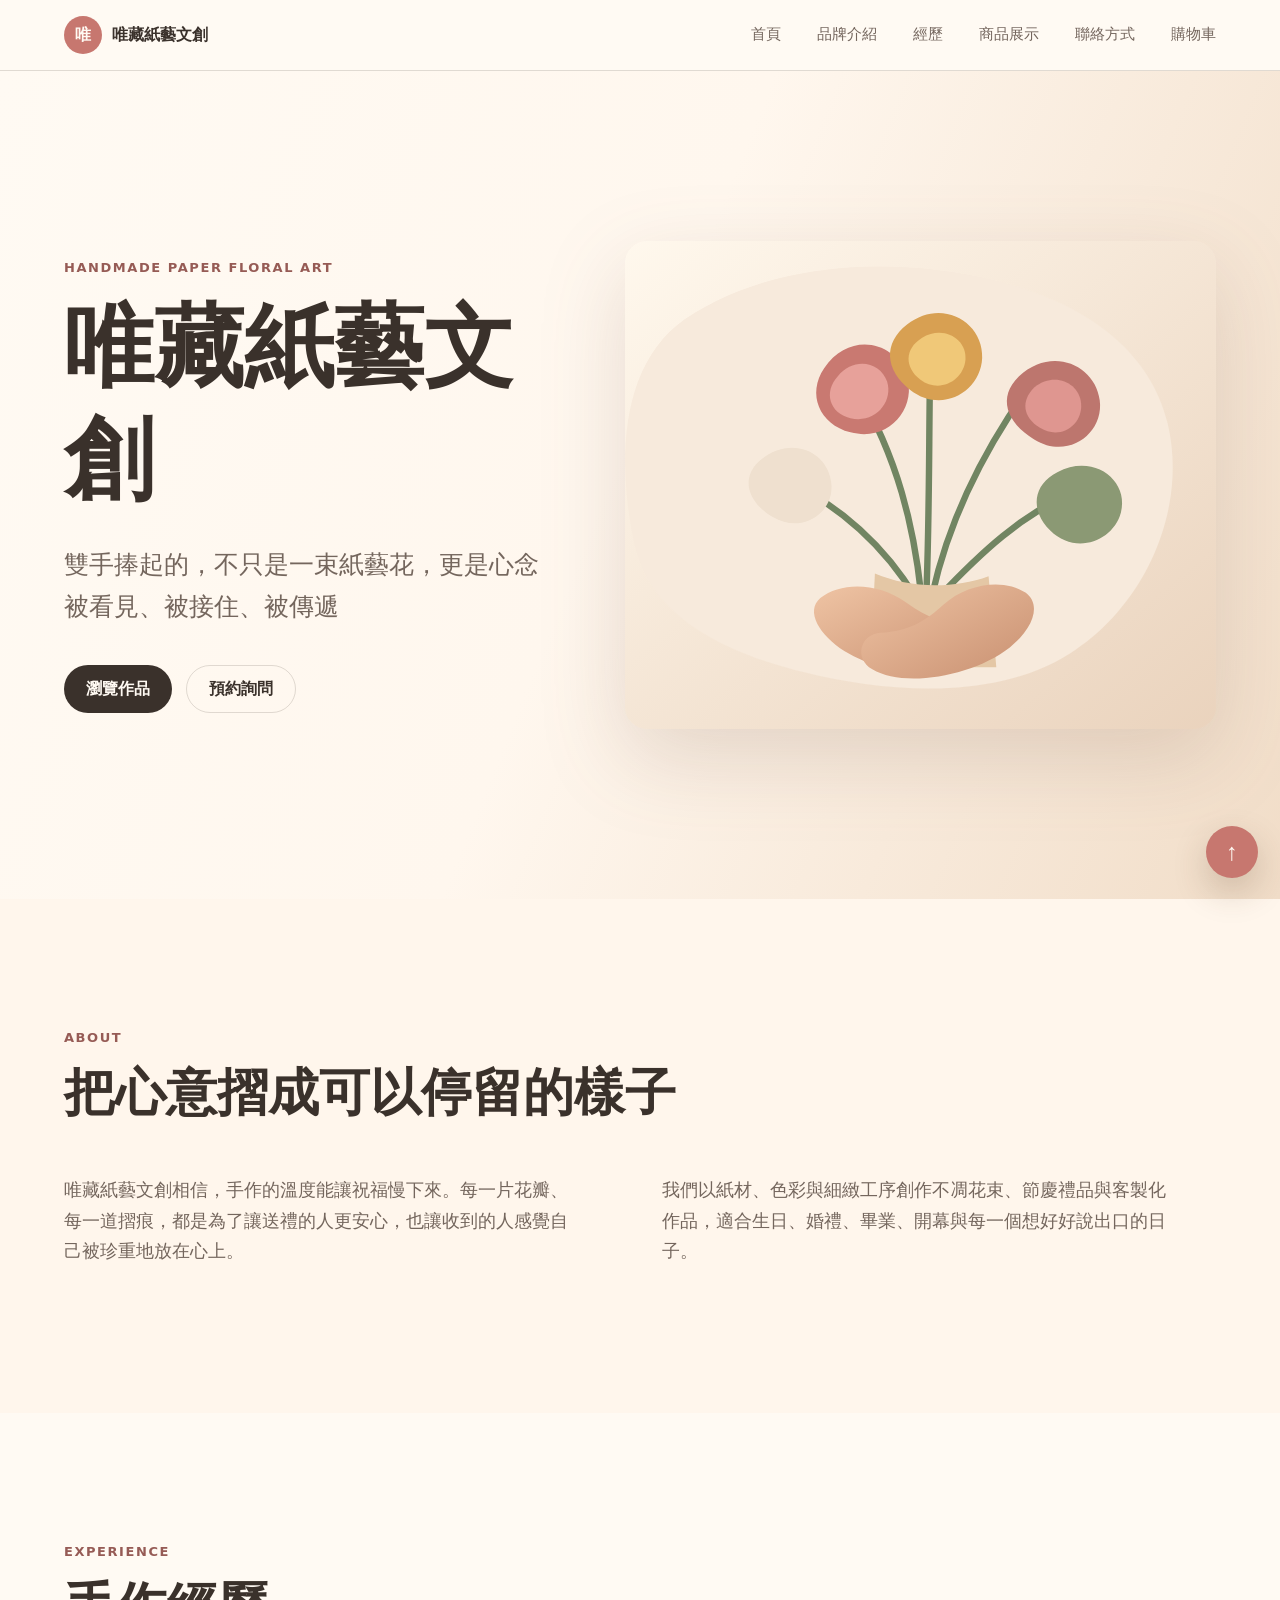
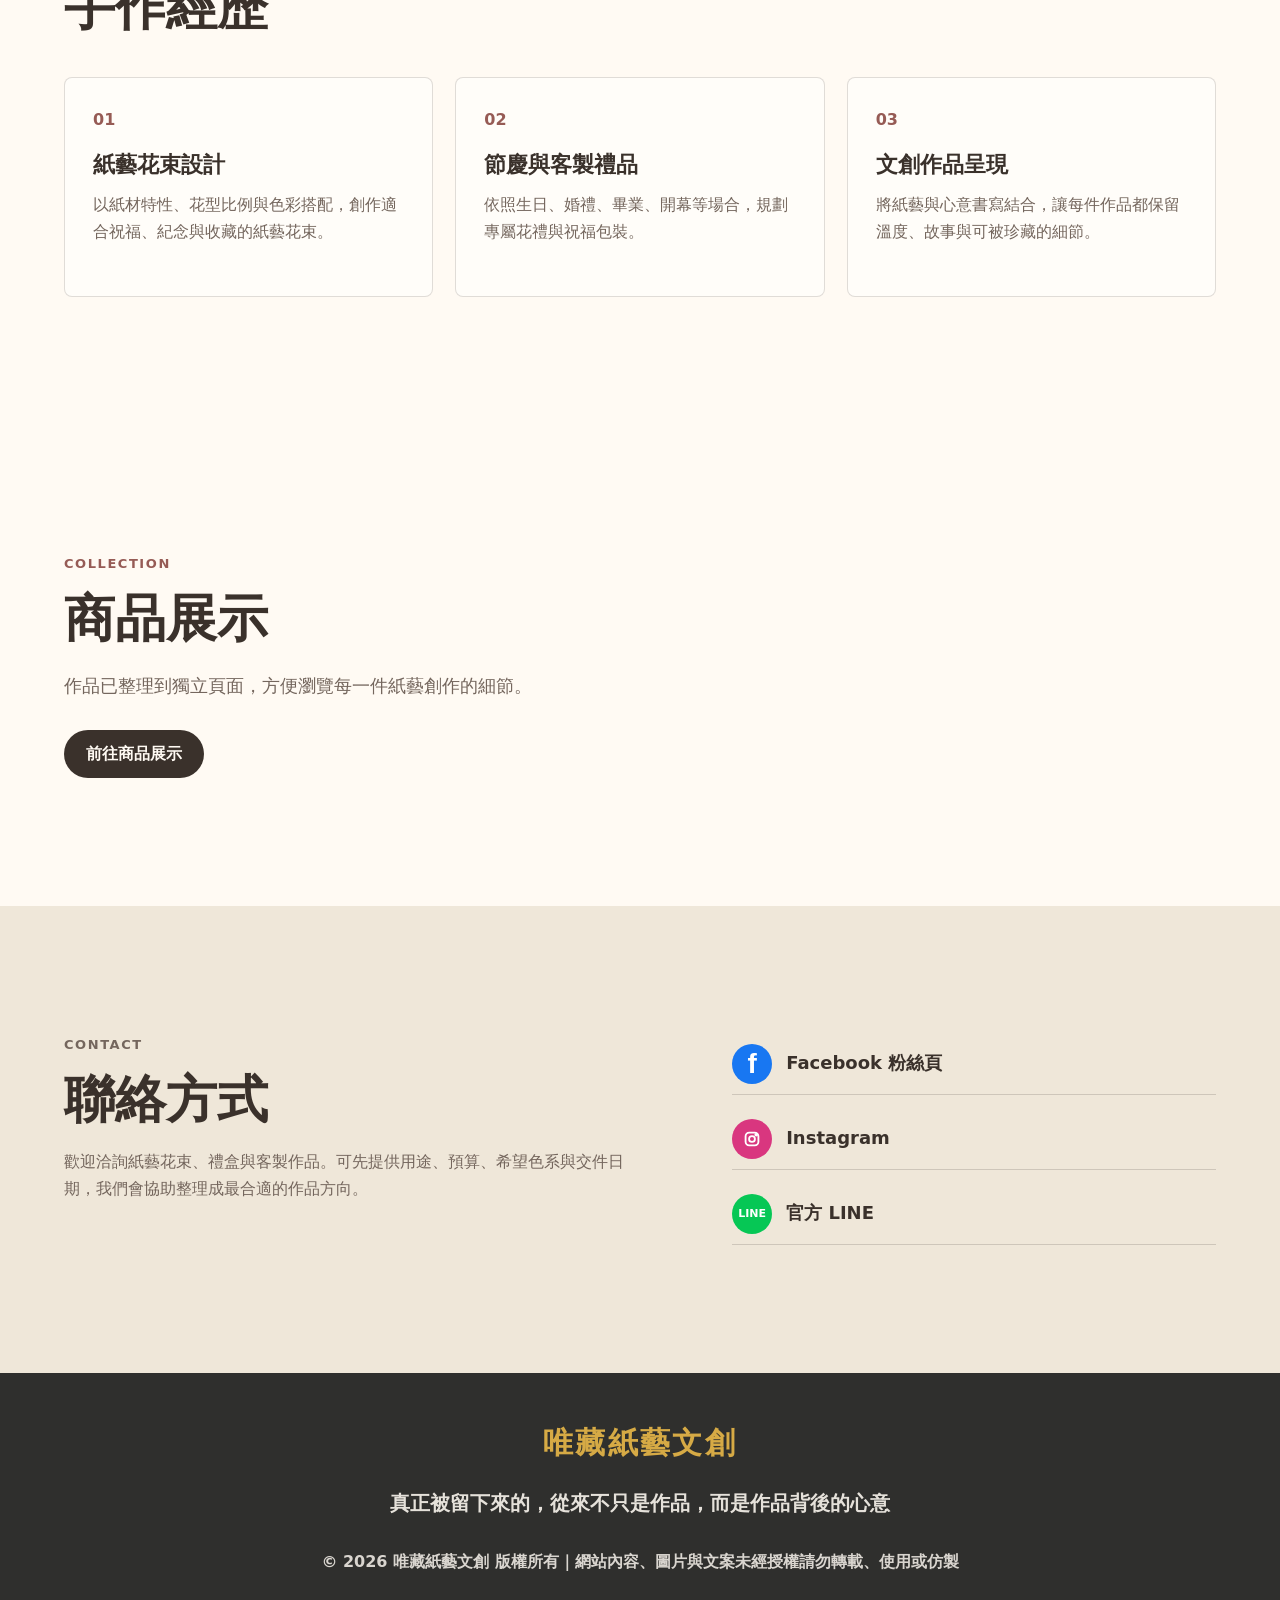
<file: index.html>
<!doctype html>
<html lang="zh-Hant">
  <head>
    <meta charset="utf-8" />
    <meta name="viewport" content="width=device-width, initial-scale=1" />
    <meta name="description" content="唯藏紙藝文創以手作紙藝花承接心意，讓每一份祝福被看見、被接住、被傳遞" />
    <title>唯藏紙藝文創</title>
    <link rel="stylesheet" href="./styles.css" />
  </head>
  <body>
    <header class="site-header">
      <a class="brand" href="#home"><span class="brand-mark">唯</span><span>唯藏紙藝文創</span></a>
      <nav class="site-nav" aria-label="主要導覽">
        <a href="./index.html#home">首頁</a>
        <a href="./index.html#about">品牌介紹</a>
        <a href="./index.html#experience">經歷</a>
        <a href="./products.html">商品展示</a>
        <a href="./index.html#contact">聯絡方式</a>
        <a href="./cart.html">購物車</a>
      </nav>
    </header>
    <main id="home">
      <section class="hero">
        <div class="hero-copy">
          <p class="eyebrow">Handmade Paper Floral Art</p>
          <h1>唯藏紙藝文創</h1>
          <p class="lead">雙手捧起的，不只是一束紙藝花，更是心念<br />被看見、被接住、被傳遞</p>
          <div class="actions"><a class="button primary" href="./products.html">瀏覽作品</a><a class="button secondary" href="#contact">預約詢問</a></div>
        </div>
        <img class="hero-image" src="./assets/hero-paper-flowers.svg" alt="雙手捧著暖色紙藝花束" />
      </section>
      <section class="section about" id="about">
        <p class="eyebrow">About</p>
        <h2>把心意摺成可以停留的樣子</h2>
        <div class="two-column">
          <p>唯藏紙藝文創相信，手作的溫度能讓祝福慢下來。每一片花瓣、每一道摺痕，都是為了讓送禮的人更安心，也讓收到的人感覺自己被珍重地放在心上。</p>
          <p>我們以紙材、色彩與細緻工序創作不凋花束、節慶禮品與客製化作品，適合生日、婚禮、畢業、開幕與每一個想好好說出口的日子。</p>
        </div>
      </section>

      <section class="section experience" id="experience">
        <p class="eyebrow">Experience</p>
        <h2>手作經歷</h2>
        <div class="experience-list">
          <article>
            <span>01</span>
            <h3>紙藝花束設計</h3>
            <p>以紙材特性、花型比例與色彩搭配，創作適合祝福、紀念與收藏的紙藝花束。</p>
          </article>
          <article>
            <span>02</span>
            <h3>節慶與客製禮品</h3>
            <p>依照生日、婚禮、畢業、開幕等場合，規劃專屬花禮與祝福包裝。</p>
          </article>
          <article>
            <span>03</span>
            <h3>文創作品呈現</h3>
            <p>將紙藝與心意書寫結合，讓每件作品都保留溫度、故事與可被珍藏的細節。</p>
          </article>
        </div>
      </section>
      <section class="section product-preview">
        <p class="eyebrow">Collection</p>
        <h2>商品展示</h2>
        <p class="preview-text">作品已整理到獨立頁面，方便瀏覽每一件紙藝創作的細節。</p>
        <a class="button primary" href="./products.html">前往商品展示</a>
      </section>
      <section class="section contact" id="contact">
        <div><p class="eyebrow">Contact</p><h2>聯絡方式</h2><p>歡迎洽詢紙藝花束、禮盒與客製作品。可先提供用途、預算、希望色系與交件日期，我們會協助整理成最合適的作品方向。</p></div>
        <address class="social-contact">
          <a class="social-link facebook" href="https://www.facebook.com/profile.php?id=61583319916991" target="_blank" rel="noreferrer" aria-label="Facebook 粉絲頁">
            <span class="social-icon" aria-hidden="true">f</span>
            <span>Facebook 粉絲頁</span>
          </a>
          <a class="social-link instagram" href="https://www.instagram.com/wz7772025/" target="_blank" rel="noreferrer" aria-label="Instagram">
            <span class="social-icon" aria-hidden="true">
              <svg viewBox="0 0 24 24" focusable="false"><rect x="5" y="5" width="14" height="14" rx="4"></rect><circle cx="12" cy="12" r="3.2"></circle><circle cx="16.6" cy="7.4" r="1"></circle></svg>
            </span>
            <span>Instagram</span>
          </a>
          <a class="social-link line" href="https://manager.line.biz/account/@893ixusa" target="_blank" rel="noreferrer" aria-label="官方 LINE">
            <span class="social-icon" aria-hidden="true">LINE</span>
            <span>官方 LINE</span>
          </a>
        </address>
      </section>
    </main>
    <footer class="site-footer">
      <p class="footer-brand">唯藏紙藝文創</p>
      <p class="footer-line">真正被留下來的，從來不只是作品，而是作品背後的心意</p>
      <p class="footer-copyright">© 2026 唯藏紙藝文創 版權所有｜網站內容、圖片與文案未經授權請勿轉載、使用或仿製</p>
    </footer>
    <button class="back-to-top" type="button" aria-label="回到置頂" data-back-to-top>↑</button>
    <script src="./script.js"></script>
  </body>
</html>
</file>
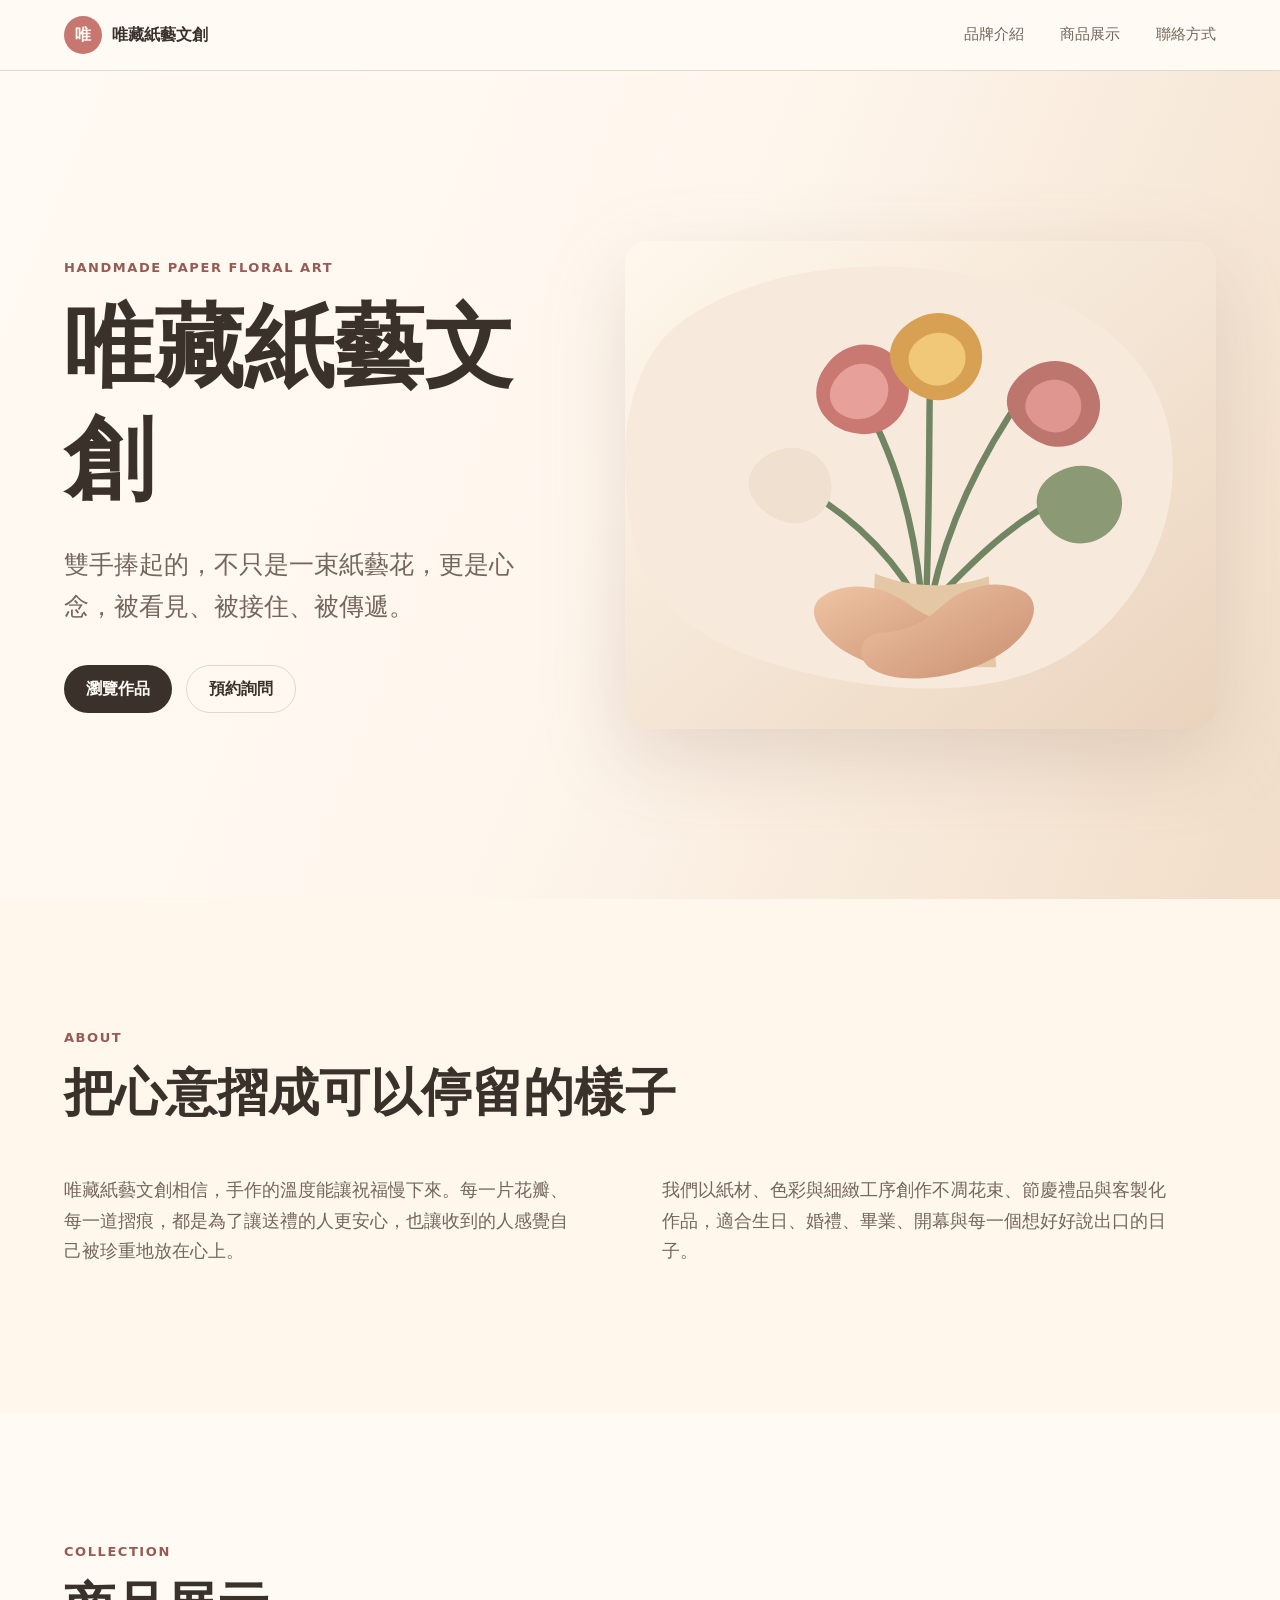
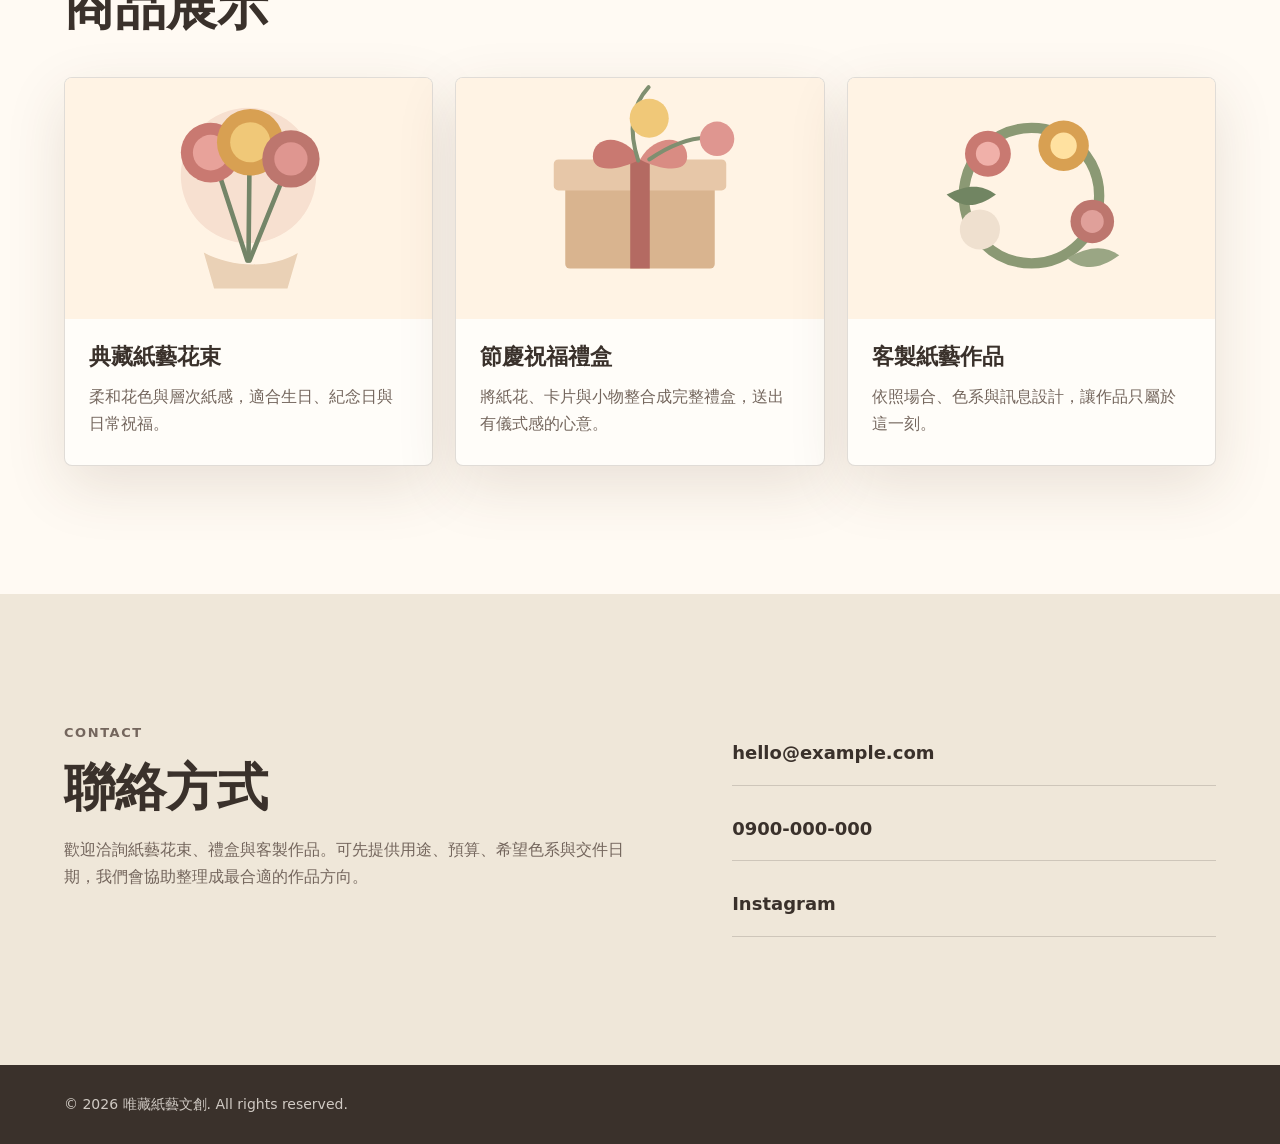
<file: frontend/index.html>
<!doctype html>
<html lang="zh-Hant">
  <head>
    <meta charset="utf-8" />
    <meta name="viewport" content="width=device-width, initial-scale=1" />
    <meta name="description" content="唯藏紙藝文創以手作紙藝花承接心意，讓每一份祝福被看見、被接住、被傳遞。" />
    <title>唯藏紙藝文創</title>
    <link rel="stylesheet" href="./styles.css" />
  </head>
  <body>
    <header class="site-header">
      <a class="brand" href="#home"><span class="brand-mark">唯</span><span>唯藏紙藝文創</span></a>
      <nav class="site-nav" aria-label="主要導覽">
        <a href="#about">品牌介紹</a>
        <a href="#products">商品展示</a>
        <a href="#contact">聯絡方式</a>
      </nav>
    </header>
    <main id="home">
      <section class="hero">
        <div class="hero-copy">
          <p class="eyebrow">Handmade Paper Floral Art</p>
          <h1>唯藏紙藝文創</h1>
          <p class="lead">雙手捧起的，不只是一束紙藝花，更是心念，被看見、被接住、被傳遞。</p>
          <div class="actions"><a class="button primary" href="#products">瀏覽作品</a><a class="button secondary" href="#contact">預約詢問</a></div>
        </div>
        <img class="hero-image" src="./assets/hero-paper-flowers.svg" alt="雙手捧著暖色紙藝花束" />
      </section>
      <section class="section about" id="about">
        <p class="eyebrow">About</p>
        <h2>把心意摺成可以停留的樣子</h2>
        <div class="two-column">
          <p>唯藏紙藝文創相信，手作的溫度能讓祝福慢下來。每一片花瓣、每一道摺痕，都是為了讓送禮的人更安心，也讓收到的人感覺自己被珍重地放在心上。</p>
          <p>我們以紙材、色彩與細緻工序創作不凋花束、節慶禮品與客製化作品，適合生日、婚禮、畢業、開幕與每一個想好好說出口的日子。</p>
        </div>
      </section>
      <section class="section products" id="products">
        <p class="eyebrow">Collection</p>
        <h2>商品展示</h2>
        <div class="product-grid">
          <article class="product-card"><img src="./assets/product-bouquet.svg" alt="典藏紙藝花束" /><h3>典藏紙藝花束</h3><p>柔和花色與層次紙感，適合生日、紀念日與日常祝福。</p></article>
          <article class="product-card"><img src="./assets/product-gift.svg" alt="節慶祝福禮盒" /><h3>節慶祝福禮盒</h3><p>將紙花、卡片與小物整合成完整禮盒，送出有儀式感的心意。</p></article>
          <article class="product-card"><img src="./assets/product-custom.svg" alt="客製紙藝作品" /><h3>客製紙藝作品</h3><p>依照場合、色系與訊息設計，讓作品只屬於這一刻。</p></article>
        </div>
      </section>
      <section class="section contact" id="contact">
        <div><p class="eyebrow">Contact</p><h2>聯絡方式</h2><p>歡迎洽詢紙藝花束、禮盒與客製作品。可先提供用途、預算、希望色系與交件日期，我們會協助整理成最合適的作品方向。</p></div>
        <address><a href="mailto:hello@example.com">hello@example.com</a><a href="tel:+886900000000">0900-000-000</a><a href="https://www.instagram.com/" target="_blank" rel="noreferrer">Instagram</a></address>
      </section>
    </main>
    <footer>© 2026 唯藏紙藝文創. All rights reserved.</footer>
  </body>
</html>
</file>
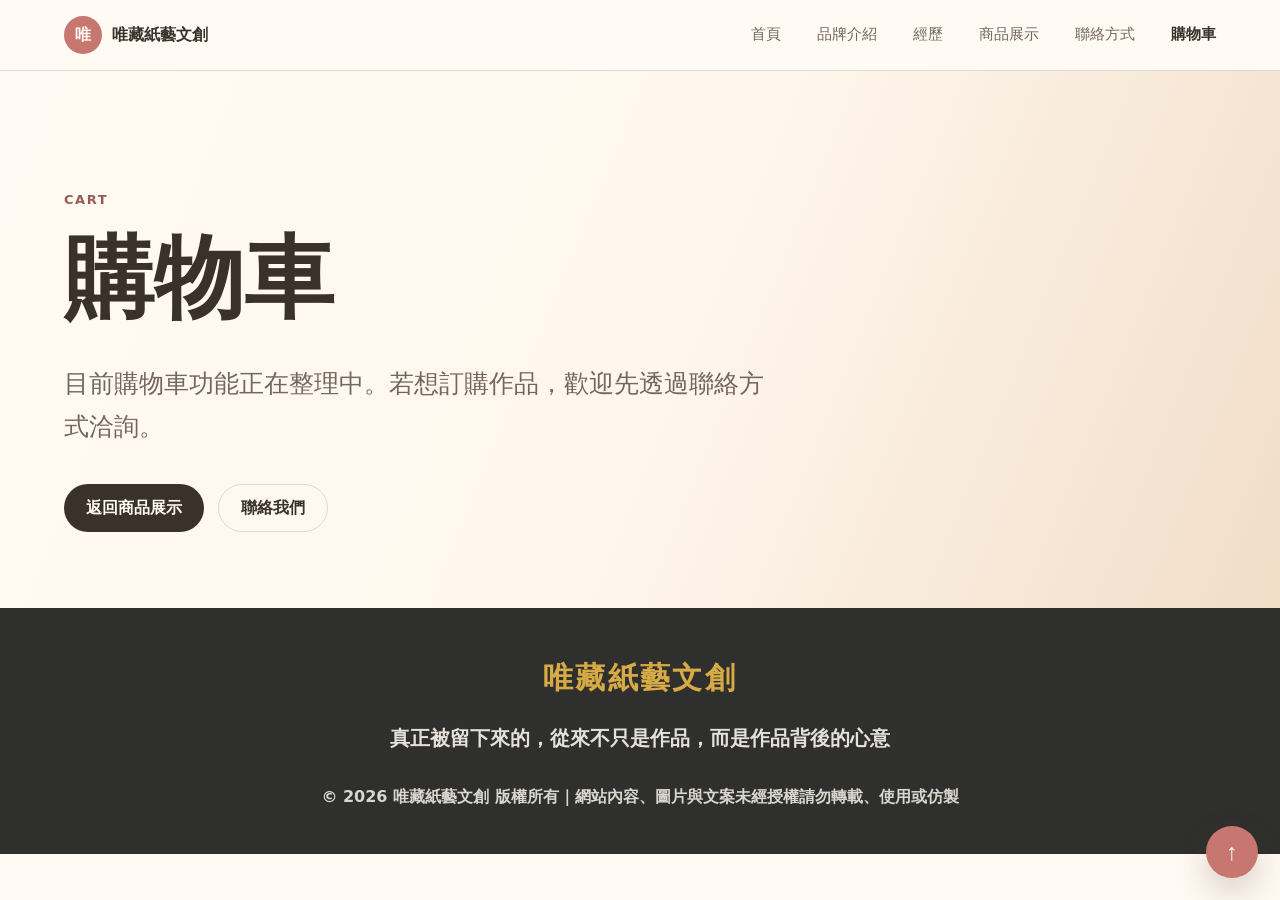
<file: cart.html>
<!doctype html>
<html lang="zh-Hant">
  <head>
    <meta charset="utf-8" />
    <meta name="viewport" content="width=device-width, initial-scale=1" />
    <meta name="description" content="唯藏紙藝文創購物車頁面。" />
    <title>購物車｜唯藏紙藝文創</title>
    <link rel="stylesheet" href="./styles.css" />
  </head>
  <body>
    <header class="site-header">
      <a class="brand" href="./index.html#home"><span class="brand-mark">唯</span><span>唯藏紙藝文創</span></a>
      <nav class="site-nav" aria-label="主要導覽">
        <a href="./index.html#home">首頁</a>
        <a href="./index.html#about">品牌介紹</a>
        <a href="./index.html#experience">經歷</a>
        <a href="./products.html">商品展示</a>
        <a href="./index.html#contact">聯絡方式</a>
        <a href="./cart.html" aria-current="page">購物車</a>
      </nav>
    </header>
    <main>
      <section class="page-hero cart-hero">
        <p class="eyebrow">Cart</p>
        <h1>購物車</h1>
        <p class="lead">目前購物車功能正在整理中。若想訂購作品，歡迎先透過聯絡方式洽詢。</p>
        <div class="actions">
          <a class="button primary" href="./products.html">返回商品展示</a>
          <a class="button secondary" href="./index.html#contact">聯絡我們</a>
        </div>
      </section>
    </main>
    <footer class="site-footer">
      <p class="footer-brand">唯藏紙藝文創</p>
      <p class="footer-line">真正被留下來的，從來不只是作品，而是作品背後的心意</p>
      <p class="footer-copyright">© 2026 唯藏紙藝文創 版權所有｜網站內容、圖片與文案未經授權請勿轉載、使用或仿製</p>
    </footer>
    <button class="back-to-top" type="button" aria-label="回到置頂" data-back-to-top>↑</button>
    <script src="./script.js"></script>
  </body>
</html>
</file>
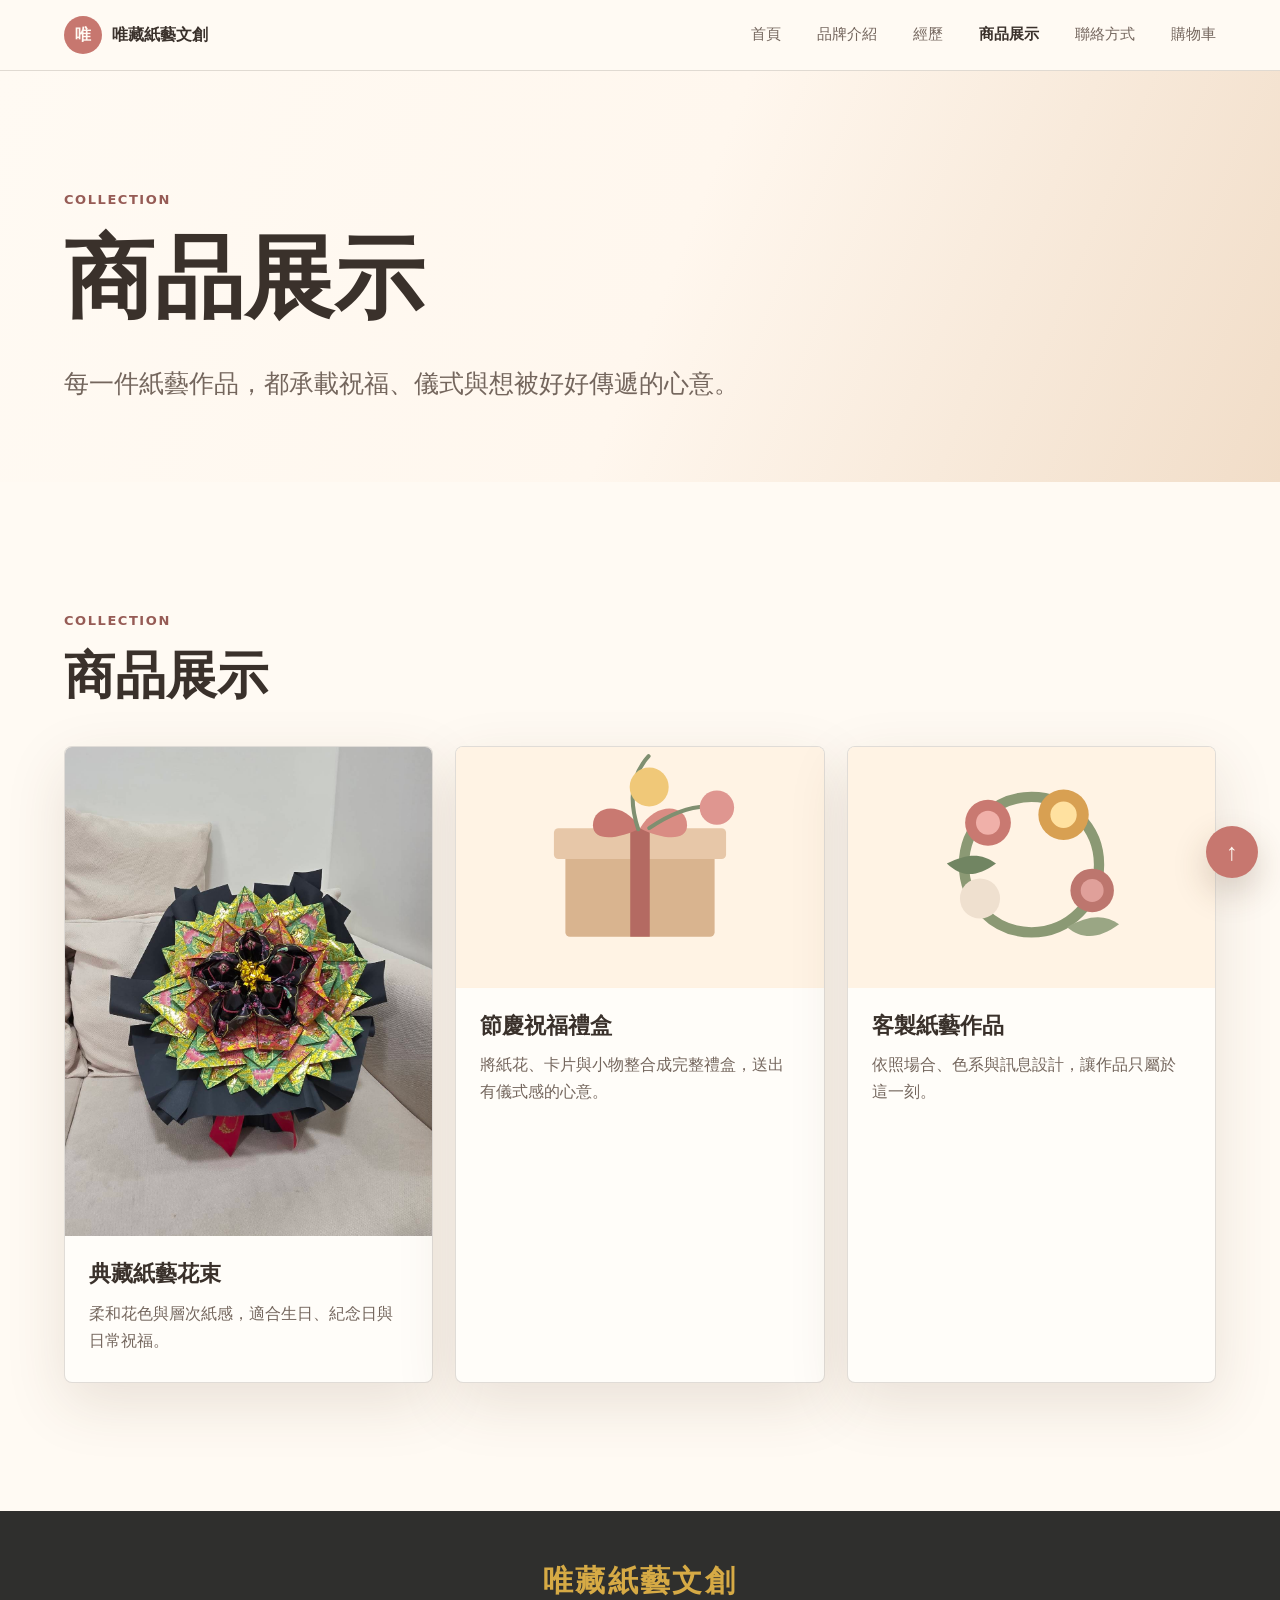
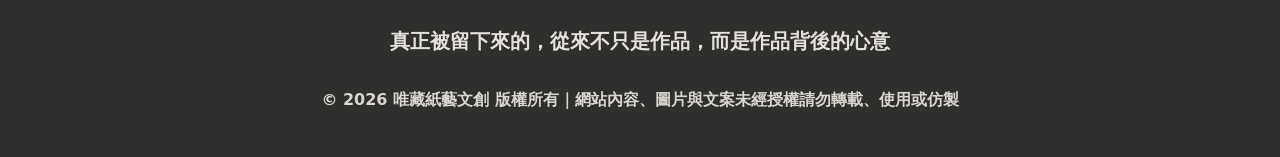
<file: products.html>
<!doctype html>
<html lang="zh-Hant">
  <head>
    <meta charset="utf-8" />
    <meta name="viewport" content="width=device-width, initial-scale=1" />
    <meta name="description" content="唯藏紙藝文創商品展示，呈現紙藝花束、節慶禮盒與客製作品。" />
    <title>商品展示｜唯藏紙藝文創</title>
    <link rel="stylesheet" href="./styles.css" />
  </head>
  <body>
    <header class="site-header">
      <a class="brand" href="./index.html#home"><span class="brand-mark">唯</span><span>唯藏紙藝文創</span></a>
      <nav class="site-nav" aria-label="主要導覽">
        <a href="./index.html#home">首頁</a>
        <a href="./index.html#about">品牌介紹</a>
        <a href="./index.html#experience">經歷</a>
        <a href="./products.html" aria-current="page">商品展示</a>
        <a href="./index.html#contact">聯絡方式</a>
        <a href="./cart.html">購物車</a>
      </nav>
    </header>
    <main>
      <section class="page-hero">
        <p class="eyebrow">Collection</p>
        <h1>商品展示</h1>
        <p class="lead">每一件紙藝作品，都承載祝福、儀式與想被好好傳遞的心意。</p>
      </section>

      <section class="section products" id="products-list">
        <p class="eyebrow">Collection</p>
        <h2>商品展示</h2>
        <div class="product-grid">
          <article class="product-card"><img src="./assets/product-cover.jpg" alt="典藏紙藝花束作品照片" /><h3>典藏紙藝花束</h3><p>柔和花色與層次紙感，適合生日、紀念日與日常祝福。</p></article>
          <article class="product-card"><img src="./assets/product-gift.svg" alt="節慶祝福禮盒" /><h3>節慶祝福禮盒</h3><p>將紙花、卡片與小物整合成完整禮盒，送出有儀式感的心意。</p></article>
          <article class="product-card"><img src="./assets/product-custom.svg" alt="客製紙藝作品" /><h3>客製紙藝作品</h3><p>依照場合、色系與訊息設計，讓作品只屬於這一刻。</p></article>
        </div>
      </section>
    </main>
    <footer class="site-footer">
      <p class="footer-brand">唯藏紙藝文創</p>
      <p class="footer-line">真正被留下來的，從來不只是作品，而是作品背後的心意</p>
      <p class="footer-copyright">© 2026 唯藏紙藝文創 版權所有｜網站內容、圖片與文案未經授權請勿轉載、使用或仿製</p>
    </footer>
    <button class="back-to-top" type="button" aria-label="回到置頂" data-back-to-top>↑</button>
    <script src="./script.js"></script>
  </body>
</html>
</file>
<file: styles.css>
:root{--paper:#fffaf3;--cream:#fff2e2;--ink:#3a312b;--muted:#74665d;--rose:#c7776f;--rose-dark:#965b55;--sage:#829072;--line:rgba(67,49,38,.16);--shadow:0 20px 60px rgba(83,55,33,.13)}*{box-sizing:border-box}html{scroll-behavior:smooth}body{margin:0;background:var(--paper);color:var(--ink);font-family:"Noto Sans TC","Microsoft JhengHei",system-ui,sans-serif;line-height:1.7}img{display:block;max-width:100%}a{color:inherit;text-decoration:none}.site-header{position:sticky;top:0;z-index:5;display:flex;align-items:center;justify-content:space-between;gap:24px;padding:16px clamp(20px,5vw,72px);background:rgba(255,250,243,.9);border-bottom:1px solid var(--line);backdrop-filter:blur(16px)}.brand{display:inline-flex;align-items:center;gap:10px;font-weight:700}.brand-mark{display:grid;width:38px;height:38px;place-items:center;border-radius:50%;background:var(--rose);color:#fffaf3}.site-nav{display:flex;gap:clamp(16px,3vw,36px);color:var(--muted);font-size:15px}.hero{display:grid;grid-template-columns:minmax(0,.9fr) minmax(320px,1.1fr);gap:clamp(28px,6vw,84px);align-items:center;min-height:calc(100vh - 72px);padding:clamp(64px,8vw,112px) clamp(20px,5vw,72px);background:linear-gradient(112deg,#fffaf3 0%,#fff7ee 48%,#f1ddc8 100%)}.hero-copy{max-width:620px}.eyebrow{margin:0 0 12px;color:var(--rose-dark);font-size:13px;font-weight:700;letter-spacing:.12em;text-transform:uppercase}h1,h2,h3{margin:0;font-family:"Noto Serif TC","PMingLiU",serif;line-height:1.25}h1{font-size:clamp(48px,7vw,92px)}h2{font-size:clamp(30px,4vw,52px)}h3{font-size:22px}.lead{margin:28px 0 0;color:var(--muted);font-size:clamp(19px,2vw,25px)}.actions{display:flex;flex-wrap:wrap;gap:14px;margin-top:36px}.button{display:inline-flex;align-items:center;justify-content:center;min-height:48px;padding:0 22px;border-radius:999px;font-weight:700}.button.primary{background:var(--ink);color:var(--paper)}.button.secondary{border:1px solid var(--line)}.hero-image{filter:drop-shadow(0 28px 42px rgba(103,71,47,.16))}.section{padding:clamp(72px,10vw,128px) clamp(20px,5vw,72px)}.about{background:#fff6ec}.two-column{display:grid;grid-template-columns:repeat(2,minmax(0,1fr));gap:clamp(24px,6vw,84px);max-width:1120px;margin-top:32px;color:var(--muted);font-size:18px}
.experience {
  background: #fffaf3;
}

.experience-list {
  display: grid;
  grid-template-columns: repeat(3, minmax(0, 1fr));
  gap: 22px;
  margin-top: 38px;
}

.experience-list article {
  min-height: 220px;
  padding: 28px;
  border: 1px solid var(--line);
  border-radius: 8px;
  background: #fffdf9;
}

.experience-list span {
  display: inline-flex;
  margin-bottom: 18px;
  color: var(--rose-dark);
  font-weight: 700;
}

.experience-list p {
  margin: 12px 0 0;
  color: var(--muted);
}
.product-grid{display:grid;grid-template-columns:repeat(3,minmax(0,1fr));gap:22px;margin-top:38px}.product-card{overflow:hidden;border:1px solid var(--line);border-radius:8px;background:#fffdf9;box-shadow:var(--shadow)}.product-card img{width:100%;height:auto;object-fit:contain;object-position:center;background:var(--cream)}.product-card h3,.product-card p{margin-right:24px;margin-left:24px}.product-card h3{margin-top:24px}.product-card p{margin-top:12px;margin-bottom:28px;color:var(--muted)}.contact{display:grid;grid-template-columns:minmax(0,1.1fr) minmax(260px,.9fr);gap:clamp(28px,6vw,80px);background:#efe7d9}.contact p{max-width:650px;color:var(--muted)}.site-footer{padding:44px clamp(20px,5vw,72px);background:#2f2f2d;color:rgba(255,250,243,.86);text-align:center;font-size:14px}.site-footer p{margin:0}.footer-brand{color:#d6aa45;font-family:"Noto Serif TC","PMingLiU",serif;font-size:30px;font-weight:700;letter-spacing:.08em}.footer-line{margin-top:18px!important;color:rgba(255,250,243,.88);font-size:20px;font-weight:700}.footer-copyright{margin-top:28px!important;color:rgba(255,250,243,.82);font-size:16px;font-weight:700}@media (max-width:860px){.site-header{align-items:flex-start;flex-direction:column}.site-nav{flex-wrap:wrap}.hero,.two-column,.experience-list,.product-grid,.contact{grid-template-columns:1fr}.hero{min-height:auto}}@media (max-width:520px){.actions{display:grid}.button{width:100%}}

.product-preview {
  background: #fffaf3;
}

.preview-text {
  max-width: 680px;
  margin: 20px 0 28px;
  color: var(--muted);
  font-size: 18px;
}

.page-hero {
  padding: clamp(72px, 10vw, 118px) clamp(20px, 5vw, 72px) clamp(44px, 7vw, 76px);
  background: linear-gradient(112deg, #fffaf3 0%, #fff7ee 52%, #f1ddc8 100%);
}

.page-hero .lead {
  max-width: 720px;
}

.site-nav a[aria-current="page"] {
  color: var(--ink);
  font-weight: 700;
}

.social-contact {
  display: grid;
  grid-template-columns: 1fr;
  gap: 14px;
  align-content: center;
  font-style: normal;
}

.social-link {
  display: inline-flex;
  align-items: center;
  gap: 14px;
  min-height: 58px;
  padding: 10px 0;
  border-bottom: 1px solid rgba(59,51,45,.18);
  color: var(--ink);
  font-size: 18px;
  font-weight: 700;
}

.social-icon {
  display: inline-grid;
  width: 40px;
  height: 40px;
  flex: 0 0 40px;
  place-items: center;
  border-radius: 50%;
  color: #fff;
  font-weight: 800;
  line-height: 1;
}

.social-icon svg {
  width: 22px;
  height: 22px;
  fill: none;
  stroke: currentColor;
  stroke-width: 2;
}

.facebook .social-icon {
  background: #1877f2;
  font-family: Arial, sans-serif;
  font-size: 28px;
}

.instagram .social-icon {
  background: #d9367f;
}

.line .social-icon {
  background: #06c755;
  font-size: 11px;
  letter-spacing: 0;
}

.back-to-top {
  position: fixed;
  right: 22px;
  bottom: 22px;
  z-index: 999;
  display: grid;
  width: 52px;
  height: 52px;
  place-items: center;
  border: 0;
  border-radius: 50%;
  background: var(--rose);
  color: #fffaf3;
  box-shadow: 0 14px 34px rgba(83,55,33,.22);
  cursor: pointer;
  font-size: 24px;
  font-weight: 800;
  opacity: 1;
  pointer-events: auto;
  transform: translateY(0);
}

.back-to-top.is-visible {
  opacity: 1;
}
</file>
<file: frontend/styles.css>
:root{--paper:#fffaf3;--cream:#fff2e2;--ink:#3a312b;--muted:#74665d;--rose:#c7776f;--rose-dark:#965b55;--sage:#829072;--line:rgba(67,49,38,.16);--shadow:0 20px 60px rgba(83,55,33,.13)}*{box-sizing:border-box}html{scroll-behavior:smooth}body{margin:0;background:var(--paper);color:var(--ink);font-family:"Noto Sans TC","Microsoft JhengHei",system-ui,sans-serif;line-height:1.7}img{display:block;max-width:100%}a{color:inherit;text-decoration:none}.site-header{position:sticky;top:0;z-index:5;display:flex;align-items:center;justify-content:space-between;gap:24px;padding:16px clamp(20px,5vw,72px);background:rgba(255,250,243,.9);border-bottom:1px solid var(--line);backdrop-filter:blur(16px)}.brand{display:inline-flex;align-items:center;gap:10px;font-weight:700}.brand-mark{display:grid;width:38px;height:38px;place-items:center;border-radius:50%;background:var(--rose);color:#fffaf3}.site-nav{display:flex;gap:clamp(16px,3vw,36px);color:var(--muted);font-size:15px}.hero{display:grid;grid-template-columns:minmax(0,.9fr) minmax(320px,1.1fr);gap:clamp(28px,6vw,84px);align-items:center;min-height:calc(100vh - 72px);padding:clamp(64px,8vw,112px) clamp(20px,5vw,72px);background:linear-gradient(112deg,#fffaf3 0%,#fff7ee 48%,#f1ddc8 100%)}.hero-copy{max-width:620px}.eyebrow{margin:0 0 12px;color:var(--rose-dark);font-size:13px;font-weight:700;letter-spacing:.12em;text-transform:uppercase}h1,h2,h3{margin:0;font-family:"Noto Serif TC","PMingLiU",serif;line-height:1.25}h1{font-size:clamp(48px,7vw,92px)}h2{font-size:clamp(30px,4vw,52px)}h3{font-size:22px}.lead{margin:28px 0 0;color:var(--muted);font-size:clamp(19px,2vw,25px)}.actions{display:flex;flex-wrap:wrap;gap:14px;margin-top:36px}.button{display:inline-flex;align-items:center;justify-content:center;min-height:48px;padding:0 22px;border-radius:999px;font-weight:700}.button.primary{background:var(--ink);color:var(--paper)}.button.secondary{border:1px solid var(--line)}.hero-image{filter:drop-shadow(0 28px 42px rgba(103,71,47,.16))}.section{padding:clamp(72px,10vw,128px) clamp(20px,5vw,72px)}.about{background:#fff6ec}.two-column{display:grid;grid-template-columns:repeat(2,minmax(0,1fr));gap:clamp(24px,6vw,84px);max-width:1120px;margin-top:32px;color:var(--muted);font-size:18px}.product-grid{display:grid;grid-template-columns:repeat(3,minmax(0,1fr));gap:22px;margin-top:38px}.product-card{overflow:hidden;border:1px solid var(--line);border-radius:8px;background:#fffdf9;box-shadow:var(--shadow)}.product-card img{width:100%;background:var(--cream)}.product-card h3,.product-card p{margin-right:24px;margin-left:24px}.product-card h3{margin-top:24px}.product-card p{margin-top:12px;margin-bottom:28px;color:var(--muted)}.contact{display:grid;grid-template-columns:minmax(0,1.1fr) minmax(260px,.9fr);gap:clamp(28px,6vw,80px);background:#efe7d9}.contact p{max-width:650px;color:var(--muted)}address{display:grid;gap:12px;align-content:center;font-style:normal}address a{padding:16px 0;border-bottom:1px solid rgba(59,51,45,.18);font-size:18px;font-weight:700}footer{padding:28px clamp(20px,5vw,72px);background:var(--ink);color:rgba(255,250,243,.76);font-size:14px}@media (max-width:860px){.site-header{align-items:flex-start;flex-direction:column}.site-nav{flex-wrap:wrap}.hero,.two-column,.product-grid,.contact{grid-template-columns:1fr}.hero{min-height:auto}}@media (max-width:520px){.actions{display:grid}.button{width:100%}}
</file>
